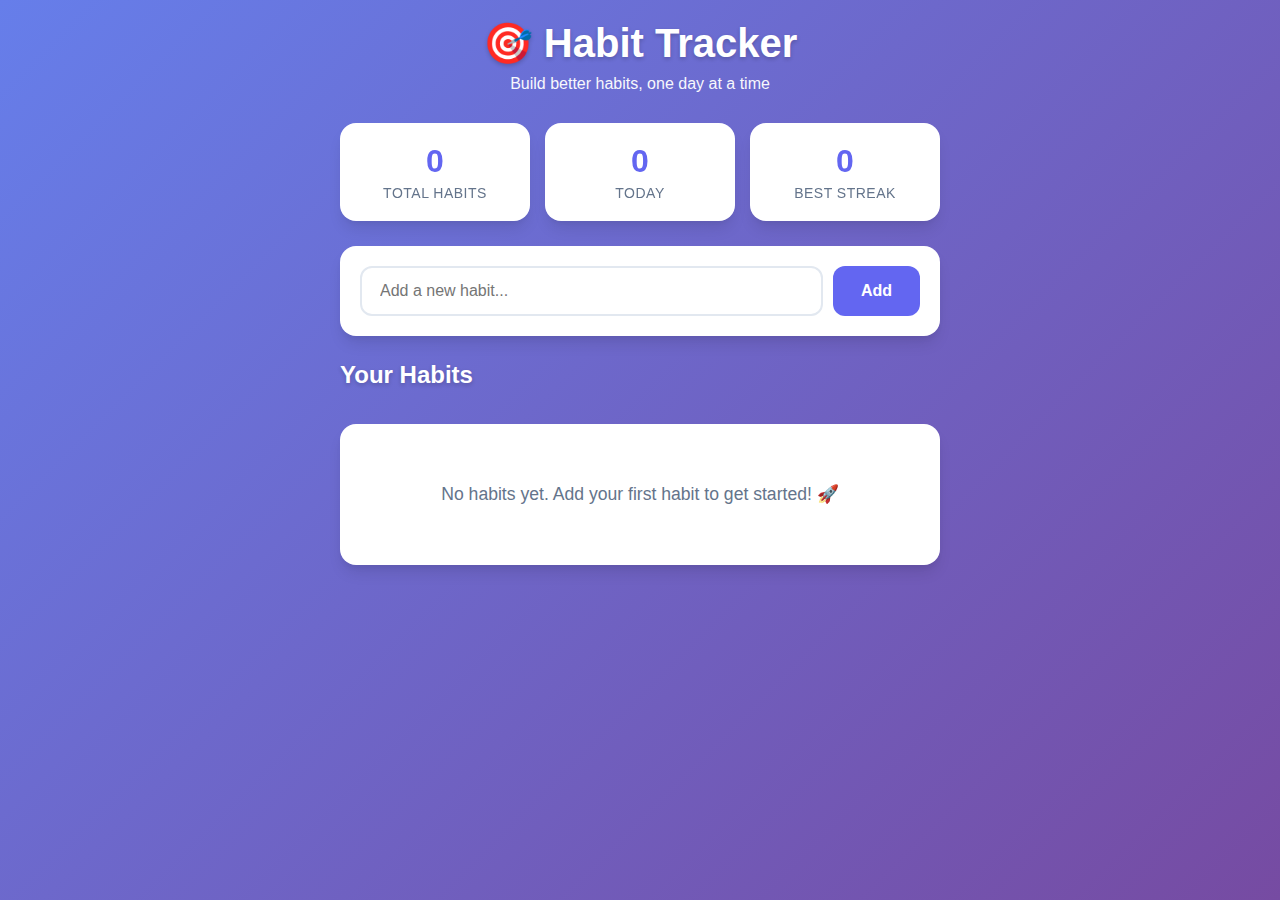
<file: index.html>
<!DOCTYPE html>
<html lang="en">
<head>
    <meta charset="UTF-8">
    <meta name="viewport" content="width=device-width, initial-scale=1.0, maximum-scale=1.0, user-scalable=no">
    <meta name="apple-mobile-web-app-capable" content="yes">
    <meta name="apple-mobile-web-app-status-bar-style" content="black-translucent">
    <meta name="apple-mobile-web-app-title" content="Habit Tracker">
    <meta name="theme-color" content="#6366f1">
    <title>Habit Tracker</title>
    <link rel="manifest" href="manifest.json">
    <link rel="stylesheet" href="styles.css">
    <link rel="apple-touch-icon" href="icon-192.png">
</head>
<body>
    <div class="container">
        <header>
            <h1>🎯 Habit Tracker</h1>
            <p class="subtitle">Build better habits, one day at a time</p>
        </header>

        <div class="stats-section">
            <div class="stat-card">
                <div class="stat-value" id="totalHabits">0</div>
                <div class="stat-label">Total Habits</div>
            </div>
            <div class="stat-card">
                <div class="stat-value" id="todayCompleted">0</div>
                <div class="stat-label">Today</div>
            </div>
            <div class="stat-card">
                <div class="stat-value" id="currentStreak">0</div>
                <div class="stat-label">Best Streak</div>
            </div>
        </div>

        <div class="add-habit-section">
            <input 
                type="text" 
                id="habitInput" 
                placeholder="Add a new habit..." 
                maxlength="50"
            >
            <button id="addHabitBtn" class="btn-primary">Add</button>
        </div>

        <div class="habits-section">
            <h2>Your Habits</h2>
            <div id="habitsList" class="habits-list">
                <!-- Habits will be dynamically added here -->
            </div>
        </div>

        <div id="emptyState" class="empty-state">
            <p>No habits yet. Add your first habit to get started! 🚀</p>
        </div>
    </div>

    <script src="app.js"></script>
    <script>
        // Register service worker for PWA
        if ('serviceWorker' in navigator) {
            window.addEventListener('load', () => {
                navigator.serviceWorker.register('service-worker.js')
                    .catch(err => console.log('Service Worker registration failed'));
            });
        }
    </script>
</body>
</html>
</file>
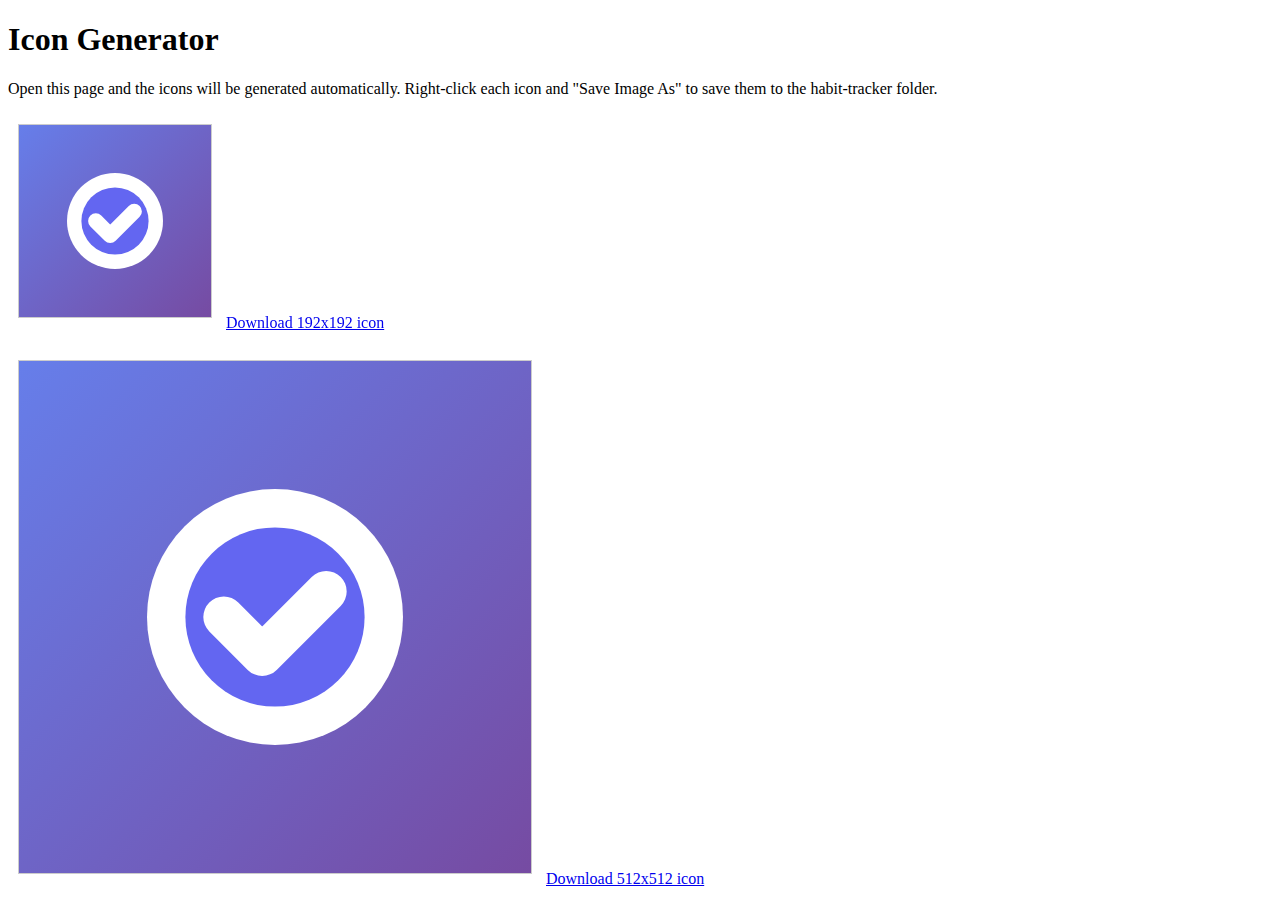
<file: generate-icons.html>
<!DOCTYPE html>
<html>
<head>
    <title>Generate Icons</title>
</head>
<body>
    <h1>Icon Generator</h1>
    <p>Open this page and the icons will be generated automatically. Right-click each icon and "Save Image As" to save them to the habit-tracker folder.</p>
    
    <canvas id="icon192" width="192" height="192" style="border: 1px solid #ccc; margin: 10px;"></canvas>
    <a id="download192" download="icon-192.png">Download 192x192 icon</a>
    
    <br><br>
    
    <canvas id="icon512" width="512" height="512" style="border: 1px solid #ccc; margin: 10px;"></canvas>
    <a id="download512" download="icon-512.png">Download 512x512 icon</a>
    
    <script>
        function generateIcon(canvas, size) {
            const ctx = canvas.getContext('2d');
            
            // Background gradient
            const gradient = ctx.createLinearGradient(0, 0, size, size);
            gradient.addColorStop(0, '#667eea');
            gradient.addColorStop(1, '#764ba2');
            ctx.fillStyle = gradient;
            ctx.fillRect(0, 0, size, size);
            
            // Draw a simple target/checkmark icon
            const centerX = size / 2;
            const centerY = size / 2;
            const radius = size * 0.25;
            
            // Outer circle (white)
            ctx.fillStyle = 'white';
            ctx.beginPath();
            ctx.arc(centerX, centerY, radius, 0, Math.PI * 2);
            ctx.fill();
            
            // Inner circle (gradient)
            ctx.fillStyle = '#6366f1';
            ctx.beginPath();
            ctx.arc(centerX, centerY, radius * 0.7, 0, Math.PI * 2);
            ctx.fill();
            
            // Checkmark
            ctx.strokeStyle = 'white';
            ctx.lineWidth = size * 0.08;
            ctx.lineCap = 'round';
            ctx.lineJoin = 'round';
            ctx.beginPath();
            ctx.moveTo(centerX - radius * 0.4, centerY);
            ctx.lineTo(centerX - radius * 0.1, centerY + radius * 0.3);
            ctx.lineTo(centerX + radius * 0.4, centerY - radius * 0.2);
            ctx.stroke();
            
            // Convert to blob and create download link
            canvas.toBlob((blob) => {
                const url = URL.createObjectURL(blob);
                const downloadId = size === 192 ? 'download192' : 'download512';
                const link = document.getElementById(downloadId);
                link.href = url;
            });
        }
        
        generateIcon(document.getElementById('icon192'), 192);
        generateIcon(document.getElementById('icon512'), 512);
    </script>
</body>
</html>
</file>
<file: styles.css>
* {
    margin: 0;
    padding: 0;
    box-sizing: border-box;
}

:root {
    --primary-color: #6366f1;
    --primary-dark: #4f46e5;
    --success-color: #10b981;
    --danger-color: #ef4444;
    --bg-color: #f8fafc;
    --card-bg: #ffffff;
    --text-primary: #1e293b;
    --text-secondary: #64748b;
    --border-color: #e2e8f0;
    --shadow: 0 1px 3px 0 rgba(0, 0, 0, 0.1), 0 1px 2px 0 rgba(0, 0, 0, 0.06);
    --shadow-lg: 0 10px 15px -3px rgba(0, 0, 0, 0.1), 0 4px 6px -2px rgba(0, 0, 0, 0.05);
}

body {
    font-family: -apple-system, BlinkMacSystemFont, 'Segoe UI', Roboto, Oxygen, Ubuntu, Cantarell, sans-serif;
    background: linear-gradient(135deg, #667eea 0%, #764ba2 100%);
    min-height: 100vh;
    padding: 20px;
    color: var(--text-primary);
    -webkit-font-smoothing: antialiased;
}

.container {
    max-width: 600px;
    margin: 0 auto;
}

header {
    text-align: center;
    margin-bottom: 30px;
    color: white;
}

header h1 {
    font-size: 2.5rem;
    margin-bottom: 8px;
    text-shadow: 0 2px 4px rgba(0, 0, 0, 0.2);
}

.subtitle {
    font-size: 1rem;
    opacity: 0.95;
    font-weight: 300;
}

.stats-section {
    display: grid;
    grid-template-columns: repeat(3, 1fr);
    gap: 15px;
    margin-bottom: 25px;
}

.stat-card {
    background: var(--card-bg);
    border-radius: 16px;
    padding: 20px;
    text-align: center;
    box-shadow: var(--shadow-lg);
    backdrop-filter: blur(10px);
}

.stat-value {
    font-size: 2rem;
    font-weight: bold;
    color: var(--primary-color);
    margin-bottom: 5px;
}

.stat-label {
    font-size: 0.875rem;
    color: var(--text-secondary);
    text-transform: uppercase;
    letter-spacing: 0.5px;
}

.add-habit-section {
    background: var(--card-bg);
    border-radius: 16px;
    padding: 20px;
    margin-bottom: 25px;
    box-shadow: var(--shadow-lg);
    display: flex;
    gap: 10px;
}

#habitInput {
    flex: 1;
    padding: 14px 18px;
    border: 2px solid var(--border-color);
    border-radius: 12px;
    font-size: 1rem;
    outline: none;
    transition: all 0.2s;
}

#habitInput:focus {
    border-color: var(--primary-color);
    box-shadow: 0 0 0 3px rgba(99, 102, 241, 0.1);
}

.btn-primary {
    padding: 14px 28px;
    background: var(--primary-color);
    color: white;
    border: none;
    border-radius: 12px;
    font-size: 1rem;
    font-weight: 600;
    cursor: pointer;
    transition: all 0.2s;
    white-space: nowrap;
}

.btn-primary:hover {
    background: var(--primary-dark);
    transform: translateY(-1px);
    box-shadow: var(--shadow-lg);
}

.btn-primary:active {
    transform: translateY(0);
}

.habits-section {
    margin-bottom: 20px;
}

.habits-section h2 {
    color: white;
    margin-bottom: 15px;
    font-size: 1.5rem;
    text-shadow: 0 2px 4px rgba(0, 0, 0, 0.2);
}

.habits-list {
    display: flex;
    flex-direction: column;
    gap: 12px;
}

.habit-item {
    background: var(--card-bg);
    border-radius: 16px;
    padding: 20px;
    box-shadow: var(--shadow-lg);
    display: flex;
    align-items: center;
    gap: 15px;
    transition: transform 0.2s;
    animation: slideIn 0.3s ease-out;
}

@keyframes slideIn {
    from {
        opacity: 0;
        transform: translateY(-10px);
    }
    to {
        opacity: 1;
        transform: translateY(0);
    }
}

.habit-item:hover {
    transform: translateY(-2px);
}

.habit-checkbox {
    width: 28px;
    height: 28px;
    border: 3px solid var(--border-color);
    border-radius: 8px;
    cursor: pointer;
    position: relative;
    flex-shrink: 0;
    transition: all 0.2s;
}

.habit-checkbox.checked {
    background: var(--success-color);
    border-color: var(--success-color);
}

.habit-checkbox.checked::after {
    content: '✓';
    position: absolute;
    top: 50%;
    left: 50%;
    transform: translate(-50%, -50%);
    color: white;
    font-size: 18px;
    font-weight: bold;
}

.habit-content {
    flex: 1;
    min-width: 0;
}

.habit-name {
    font-size: 1.1rem;
    font-weight: 600;
    color: var(--text-primary);
    margin-bottom: 6px;
    word-wrap: break-word;
}

.habit-stats {
    display: flex;
    gap: 15px;
    font-size: 0.875rem;
    color: var(--text-secondary);
}

.habit-stat {
    display: flex;
    align-items: center;
    gap: 5px;
}

.notification-setting {
    margin-top: 10px;
    padding-top: 10px;
    border-top: 1px solid var(--border-color);
}

.notification-label {
    display: inline-flex;
    align-items: center;
    gap: 8px;
    cursor: pointer;
    font-size: 0.875rem;
}

.notification-icon {
    font-size: 1rem;
    flex-shrink: 0;
}

.notification-time-input {
    padding: 6px 10px;
    border: 2px solid var(--border-color);
    border-radius: 8px;
    font-size: 0.875rem;
    outline: none;
    transition: all 0.2s;
    cursor: pointer;
    background: white;
    color: var(--text-primary);
    font-family: inherit;
    width: 100px;
}

.notification-time-input:focus {
    border-color: var(--primary-color);
    box-shadow: 0 0 0 3px rgba(99, 102, 241, 0.1);
}

.notification-time-display {
    color: var(--text-secondary);
    font-size: 0.875rem;
    display: none;
}

.habit-actions {
    display: flex;
    gap: 8px;
    flex-shrink: 0;
}

.btn-icon {
    width: 36px;
    height: 36px;
    border: none;
    border-radius: 8px;
    cursor: pointer;
    display: flex;
    align-items: center;
    justify-content: center;
    font-size: 1.2rem;
    transition: all 0.2s;
    background: transparent;
}

.btn-delete {
    color: var(--danger-color);
}

.btn-delete:hover {
    background: rgba(239, 68, 68, 0.1);
}

.empty-state {
    text-align: center;
    padding: 60px 20px;
    background: var(--card-bg);
    border-radius: 16px;
    box-shadow: var(--shadow-lg);
    display: none;
}

.empty-state.show {
    display: block;
}

.empty-state p {
    font-size: 1.1rem;
    color: var(--text-secondary);
}

/* Completed habit styling */
.habit-item.completed .habit-name {
    text-decoration: line-through;
    color: var(--text-secondary);
    opacity: 0.7;
}

/* Responsive adjustments */
@media (max-width: 480px) {
    header h1 {
        font-size: 2rem;
    }

    .stats-section {
        gap: 10px;
    }

    .stat-card {
        padding: 15px;
    }

    .stat-value {
        font-size: 1.5rem;
    }

    .stat-label {
        font-size: 0.75rem;
    }

    .add-habit-section {
        flex-direction: column;
    }

    .btn-primary {
        width: 100%;
    }
}

/* Safe area for iPhone notches */
@supports (padding: max(0px)) {
    body {
        padding-left: max(20px, env(safe-area-inset-left));
        padding-right: max(20px, env(safe-area-inset-right));
        padding-top: max(20px, env(safe-area-inset-top));
        padding-bottom: max(20px, env(safe-area-inset-bottom));
    }
}
</file>
